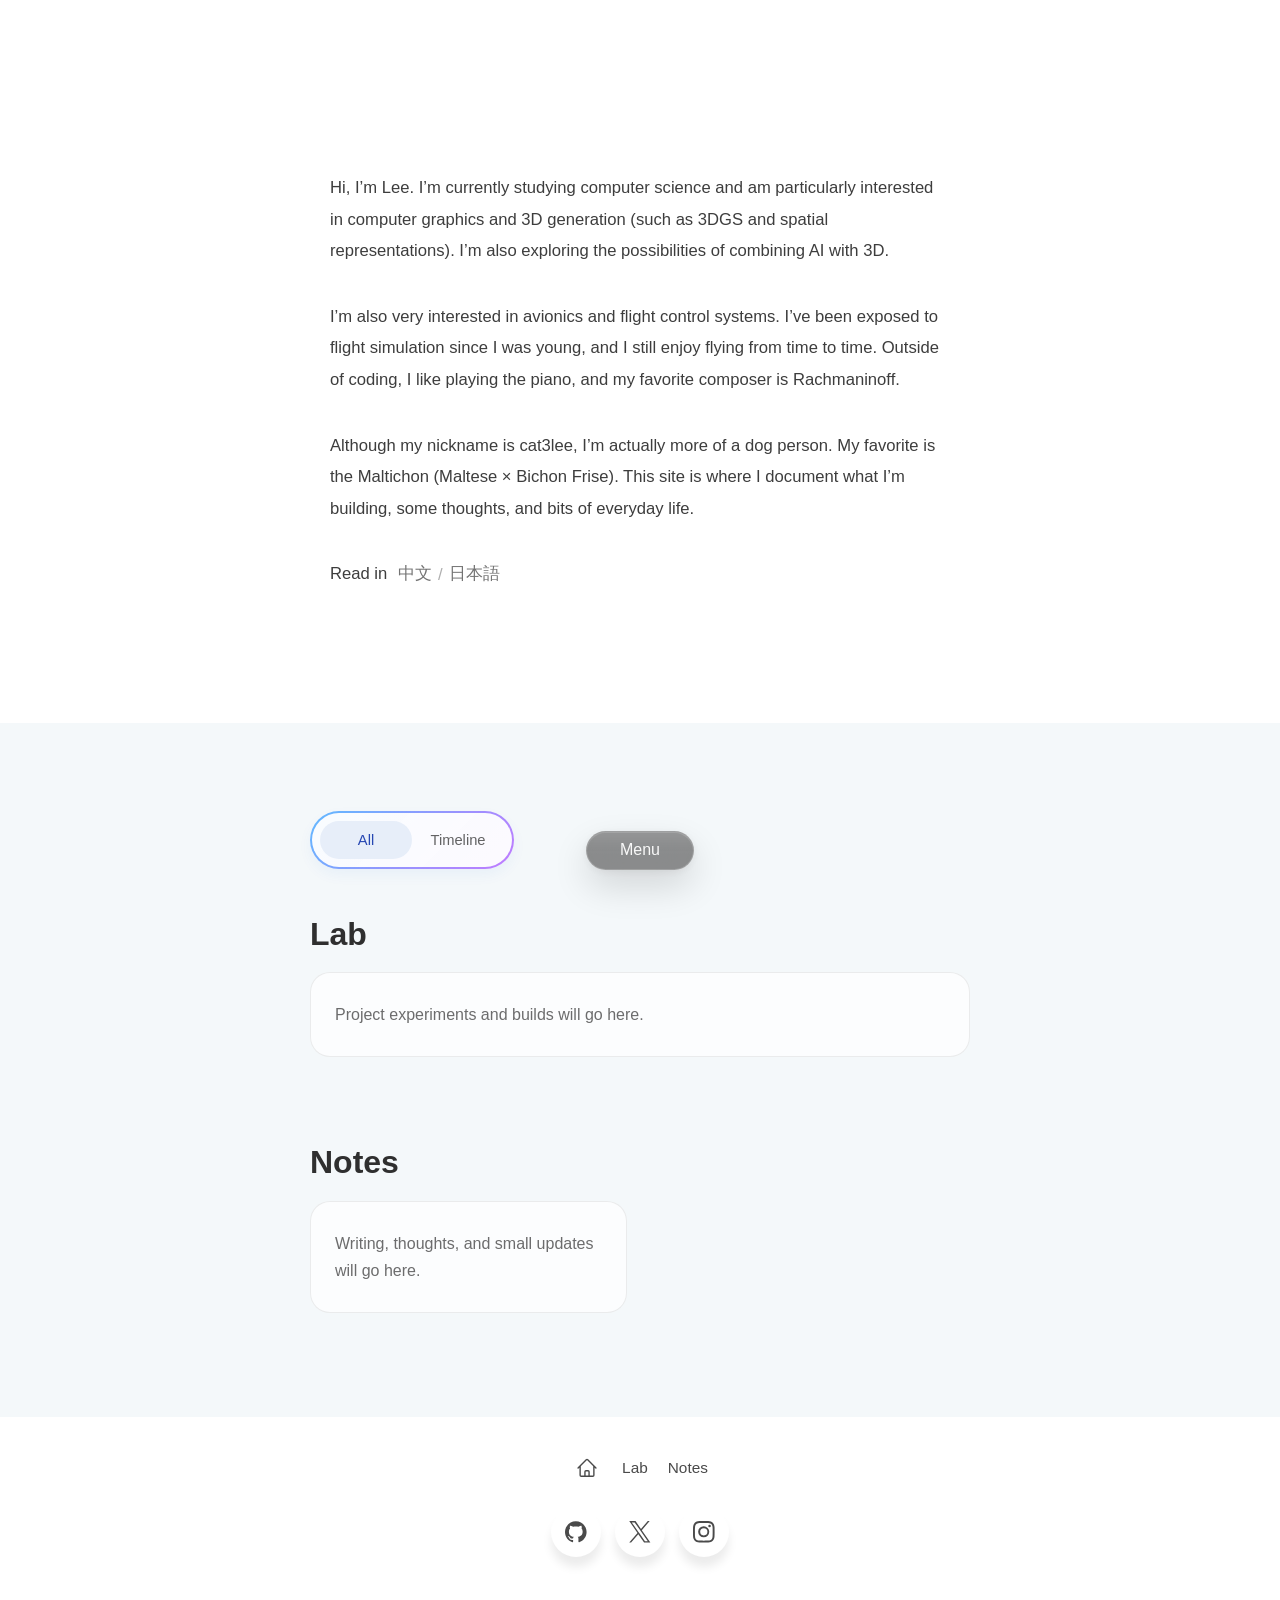
<file: index.html>
<!DOCTYPE html>
<html lang="zh-Hant">
<head>
  <meta charset="UTF-8">
  <meta name="viewport" content="width=device-width, initial-scale=1.0">
  <title data-i18n="common.siteTitle">cat3lee</title>
  <link rel="stylesheet" href="css/index.css?v=20260419b">
  <link rel="stylesheet" href="css/home.css?v=20260419b">
</head>
<body>
  <!-- 頁面主內容 -->
  <main class="main-content">
    <!-- logo 區塊 -->
    <section class="intro-section" id="home" data-i18n-aria-label="home.intro.label" aria-label="自我介紹">
      <div class="logo" aria-hidden="true"></div>

      <!-- 自我介紹文字 -->
      <div class="intro-text">
        <p data-i18n="home.intro.line1"></p>
        <p data-i18n="home.intro.line2"></p>
        <p data-i18n="home.intro.line3"></p>
        <p class="intro-read-in">
          <span class="intro-read-in-prefix" data-i18n="home.intro.readInPrefix">Read in</span>
          <span class="intro-read-in-links">
            <a href="#" class="intro-read-in-link" data-lang="en">EN</a>
            <a href="#" class="intro-read-in-link" data-lang="zh">中文</a>
            <a href="#" class="intro-read-in-link" data-lang="ja">日本語</a>
          </span>
        </p>
      </div>
    </section>

    <section class="home-sections-band" aria-label="home sections">
      <div class="home-sections-inner">
        <div class="home-tabs-shell" aria-label="home section switcher">
          <div class="home-tabs">
            <input type="radio" id="home-tab-1" name="home-tabs" checked>
            <label class="home-tab" for="home-tab-1" data-i18n="home.tabs.all">全部</label>

            <input type="radio" id="home-tab-2" name="home-tabs">
            <label class="home-tab" for="home-tab-2" data-i18n="home.tabs.timeline">Timeline</label>

            <span class="home-tabs-glider" aria-hidden="true"></span>
          </div>
        </div>

        <!-- Lab 區塊 -->
        <section class="content-section" id="lab" aria-labelledby="lab-title">
          <h2 class="section-title" id="lab-title" data-i18n="home.sections.lab.title">實驗室</h2>
          <div class="section-placeholder" data-i18n="home.sections.lab.placeholder">專案實驗和作品會放在這裡。</div>
        </section>

        <!-- Notes 區塊 -->
        <section class="content-section" id="notes" aria-labelledby="notes-title">
          <h2 class="section-title" id="notes-title" data-i18n="home.sections.notes.title">筆記</h2>
          <div id="home-notes-highlight" class="home-notes-highlight">
            <div class="section-placeholder" data-i18n="home.sections.notes.placeholder">文字、想法和小更新會放在這裡。</div>
          </div>
        </section>
      </div>
    </section>
  </main>

  <!-- 主頁面 footer -->
  <footer class="site-footer" id="contact" data-i18n-aria-label="footer.navigation" aria-label="頁尾導航">
    <div class="footer-inner">
      <a href="#home" class="footer-link footer-link-icon-only" data-i18n-aria-label="nav.home" aria-label="首頁">
        <svg xmlns="http://www.w3.org/2000/svg" class="footer-home-icon" width="22" height="22" fill="none" viewBox="0 0 24 24" stroke-width="1.5" stroke="currentColor" aria-hidden="true">
          <path stroke-linecap="round" stroke-linejoin="round" d="m2.25 12 8.954-8.955c.44-.439 1.152-.439 1.591 0L21.75 12M4.5 9.75v10.125c0 .621.504 1.125 1.125 1.125H9.75v-4.875c0-.621.504-1.125 1.125-1.125h2.25c.621 0 1.125.504 1.125 1.125V21h4.125c.621 0 1.125-.504 1.125-1.125V9.75M8.25 21h8.25" />
        </svg>
      </a>
      <a href="lab.html" class="footer-link" data-i18n="nav.lab">實驗室</a>
      <a href="notes.html" class="footer-link" data-i18n="nav.notes">筆記</a>
    </div>
    <ul class="footer-socials" aria-label="Social links">
      <li class="footer-social facebook">
        <a href="https://github.com/leeeyh33" class="footer-social-link" aria-label="GitHub" target="_blank" rel="noreferrer">
          <span class="footer-social-tooltip">Facebook</span>
          <svg role="img" viewBox="0 0 24 24" height="1.2em" fill="currentColor" xmlns="http://www.w3.org/2000/svg" aria-hidden="true">
            <path d="M12 .297c-6.63 0-12 5.373-12 12 0 5.303 3.438 9.8 8.205 11.385.6.113.82-.258.82-.577 0-.285-.01-1.04-.015-2.04-3.338.724-4.042-1.61-4.042-1.61C4.422 18.07 3.633 17.7 3.633 17.7c-1.087-.744.084-.729.084-.729 1.205.084 1.838 1.236 1.838 1.236 1.07 1.835 2.809 1.305 3.495.998.108-.776.417-1.305.76-1.605-2.665-.3-5.466-1.332-5.466-5.93 0-1.31.465-2.38 1.235-3.22-.135-.303-.54-1.523.105-3.176 0 0 1.005-.322 3.3 1.23.96-.267 1.98-.399 3-.405 1.02.006 2.04.138 3 .405 2.28-1.552 3.285-1.23 3.285-1.23.645 1.653.24 2.873.12 3.176.765.84 1.23 1.91 1.23 3.22 0 4.61-2.805 5.625-5.475 5.92.42.36.81 1.096.81 2.22 0 1.606-.015 2.896-.015 3.286 0 .315.21.69.825.57C20.565 22.092 24 17.592 24 12.297c0-6.627-5.373-12-12-12"></path>
          </svg>
        </a>
      </li>
      <li class="footer-social twitter">
        <a href="https://x.com/Leexmcjz" class="footer-social-link" aria-label="X" target="_blank" rel="noreferrer">
          <span class="footer-social-tooltip">Twitter</span>
          <svg role="img" viewBox="0 0 24 24" height="1.2em" fill="currentColor" xmlns="http://www.w3.org/2000/svg" aria-hidden="true">
            <path d="M14.234 10.162 22.977 0h-2.072l-7.591 8.824L7.251 0H.258l9.168 13.343L.258 24H2.33l8.016-9.318L16.749 24h6.993zm-2.837 3.299-.929-1.329L3.076 1.56h3.182l5.965 8.532.929 1.329 7.754 11.09h-3.182z"></path>
          </svg>
        </a>
      </li>
      <li class="footer-social instagram">
        <a href="https://www.instagram.com/leeeyh_33/" class="footer-social-link" aria-label="Instagram" target="_blank" rel="noreferrer">
          <span class="footer-social-tooltip">Instagram</span>
          <svg xmlns="http://www.w3.org/2000/svg" height="1.2em" fill="currentColor" viewBox="0 0 16 16" aria-hidden="true">
            <path d="M8 0C5.829 0 5.556.01 4.703.048 3.85.088 3.269.222 2.76.42a3.917 3.917 0 0 0-1.417.923A3.927 3.927 0 0 0 .42 2.76C.222 3.268.087 3.85.048 4.7.01 5.555 0 5.827 0 8.001c0 2.172.01 2.444.048 3.297.04.852.174 1.433.372 1.942.205.526.478.972.923 1.417.444.445.89.719 1.416.923.51.198 1.09.333 1.942.372C5.555 15.99 5.827 16 8 16s2.444-.01 3.298-.048c.851-.04 1.434-.174 1.943-.372a3.916 3.916 0 0 0 1.416-.923c.445-.445.718-.891.923-1.417.197-.509.332-1.09.372-1.942C15.99 10.445 16 10.173 16 8s-.01-2.445-.048-3.299c-.04-.851-.175-1.433-.372-1.941a3.926 3.926 0 0 0-.923-1.417A3.911 3.911 0 0 0 13.24.42c-.51-.198-1.092-.333-1.943-.372C10.443.01 10.172 0 7.998 0h.003zm-.717 1.442h.718c2.136 0 2.389.007 3.232.046.78.035 1.204.166 1.486.275.373.145.64.319.92.599.28.28.453.546.598.92.11.281.24.705.275 1.485.039.843.047 1.096.047 3.231s-.008 2.389-.047 3.232c-.035.78-.166 1.203-.275 1.485a2.47 2.47 0 0 1-.599.919c-.28.28-.546.453-.92.598-.28.11-.704.24-1.485.276-.843.038-1.096.047-3.232.047s-2.39-.009-3.233-.047c-.78-.036-1.203-.166-1.485-.276a2.478 2.478 0 0 1-.92-.598 2.48 2.48 0 0 1-.6-.92c-.109-.281-.24-.705-.275-1.485-.038-.843-.046-1.096-.046-3.233 0-2.136.008-2.388.046-3.231.036-.78.166-1.204.276-1.486.145-.373.319-.64.599-.92.28-.28.546-.453.92-.598.282-.11.705-.24 1.485-.276.738-.034 1.024-.044 2.515-.045v.002zM12.27 2.77a.96.96 0 1 0 0 1.92.96.96 0 0 0 0-1.92zm-4.27 1.122a4.109 4.109 0 1 0 0 8.217 4.109 4.109 0 0 0 0-8.217zm0 1.441a2.667 2.667 0 1 1 0 5.334 2.667 2.667 0 0 1 0-5.334z"></path>
          </svg>
        </a>
      </li>
    </ul>
  </footer>

  <!-- 固定在底部中央的膠囊 menu -->
  <div
    class="pill-menu"
    aria-expanded="false"
    data-i18n-aria-label="menu.siteMenu"
    aria-label="站點選單"
  >
    <!-- 永遠看得到的 header -->
    <button
      class="pill-menu-header"
      type="button"
      aria-expanded="false"
      aria-controls="pill-menu-content"
    >
      <span class="pill-menu-label" data-i18n="menu.label">選單</span>
    </button>

    <!-- 展開後才看得到的內容 -->
    <div
      id="pill-menu-content"
      class="pill-menu-content"
    >
      <nav class="pill-menu-list" data-i18n-aria-label="menu.mainNavigation" aria-label="主導航">
        <a href="#home" class="pill-menu-item"><span data-i18n="nav.home">首頁</span></a>
        <a href="lab.html" class="pill-menu-item"><span data-i18n="nav.lab">實驗室</span></a>
        <a href="notes.html" class="pill-menu-item"><span data-i18n="nav.notes">筆記</span></a>
        <a href="#contact" class="pill-menu-item"><span data-i18n="nav.contact">聯絡我</span></a>
      </nav>
    </div>
  </div>

  <!-- JavaScript 放在 body 最後 -->
  <script src="js/i18n.js?v=20260419b"></script>
  <script src="js/main.js?v=20260419b"></script>
</body>
</html>
</file>
<file: css/index.css>
/* =========================
   1. 全局基礎設定
   ========================= */

:root {
  /* 外層膠囊 / 面板整體展開速度 */
  --menu-panel-expand-duration: 0.24s;

  /* 外層膠囊 / 面板回彈動畫時間 */
  --menu-open-bounce-duration: 0.34s;

  /* 收起後膠囊回彈動畫時間 */
  --menu-close-bounce-duration: 0.20s;

  /* 整體展開動畫的節奏 */
  --menu-motion-ease: cubic-bezier(0.22, 1, 0.36, 1);

  /* 內容要延遲多久才開始出現 */
  --menu-content-show-delay: 0.12s;

  /* 內容淡入淡出的時間 */
  --menu-content-fade-duration: 0.08s;

  /* 收起時先讓文字消失，再開始收面板的等待時間 */
  --menu-close-delay: 0.06s;

  /* 收合時膠囊寬度 */
  --pill-width: 108px;

  /* 收合時膠囊高度 */
  --pill-height: 39px;

  /* 展開後面板寬度 */
  --panel-width: 230px;

  /* 展開後面板高度 */
  --panel-height: 260px;

  /* 收合時膠囊圓角 */
  --pill-radius: 20px;

  /* 展開後面板圓角 */
  --panel-radius: 26px;

  /* 高級霧面玻璃主表面 */
  --glass-surface: rgba(88, 88, 88, 0.68);

  /* 深一點的霧面玻璃表面 */
  --glass-surface-strong: rgba(74, 74, 74, 0.76);

  /* 次級玻璃表面 */
  --glass-surface-subtle: rgba(66, 66, 66, 0.58);

  /* 低對比玻璃邊框 */
  --glass-border: rgba(255, 255, 255, 0.18);

  /* 柔和玻璃陰影 */
  --glass-shadow:
    0 16px 36px rgba(0, 0, 0, 0.14),
    0 2px 10px rgba(0, 0, 0, 0.06);

  /* 輕微內部高光 */
  --glass-inner-highlight: inset 0 1px 0 rgba(255, 255, 255, 0.14);

  /* 玻璃文字顏色 */
  --glass-text: rgba(255, 255, 255, 0.94);
}

*,
*::before,
*::after {
  box-sizing: border-box;
}

html {
  font-size: 16px;
}

body {
  margin: 0;
  min-height: 100vh;
  font-family: sans-serif;
  background: #ffffff;
  color: #222;
}

button,
a {
  font: inherit;
}

button {
  color: inherit;
}

.page-back-button {
  position: absolute;
  top: 16px;
  left: 18px;
  z-index: 20;
  text-decoration: none;
  border: none;
  background: transparent;
  padding: 0;
  color: rgba(95, 103, 114, 0.92);
  line-height: 1;
  cursor: pointer;
  transition:
    opacity 0.18s ease,
    transform 0.18s ease;
}

.page-back-icon {
  display: block;
  width: 24px;
  height: 24px;
}

.page-back-button:hover {
  opacity: 0.7;
  transform: translateX(-1px);
}

.page-back-button:focus-visible {
  outline: 2px solid rgba(95, 103, 114, 0.22);
  outline-offset: 6px;
  border-radius: 8px;
}


/* =========================
   2. 主內容區
   ========================= */

.main-content {
  max-width: 700px;
  margin: 0 auto;
  padding: 100px 20px 160px;
  text-align: center;
}

.intro-section {
  display: flex;
  flex-direction: column;
  align-items: center;
}

.logo {
  font-size: 40px;
  line-height: 1;
  margin-bottom: 20px;
}

.intro-text {
  width: 100%;
}

.intro-text p {
  margin: 0 0 16px;
  font-size: 1.125rem;
  line-height: 1.7;
}

.intro-text p:last-child {
  margin-bottom: 0;
}

.content-section {
  margin-top: 88px;
  text-align: left;
}

.section-title {
  margin: 0 0 20px;
  font-size: 2rem;
  line-height: 1.1;
  color: rgba(34, 34, 34, 0.94);
}

.section-placeholder {
  padding: 28px 24px;
  border: 1px solid rgba(34, 34, 34, 0.08);
  border-radius: 20px;
  background: rgba(255, 255, 255, 0.72);
  color: rgba(34, 34, 34, 0.66);
  line-height: 1.7;
}

.page-main {
  max-width: 760px;
  margin: 0 auto;
  padding: 120px 20px 180px;
}

.page-hero {
  text-align: left;
}

.page-eyebrow {
  margin: 0 0 12px;
  font-size: 0.95rem;
  letter-spacing: 0.08em;
  text-transform: uppercase;
  color: rgba(34, 34, 34, 0.5);
}

.page-title {
  margin: 0;
  font-size: clamp(3rem, 8vw, 5rem);
  line-height: 0.96;
  color: rgba(34, 34, 34, 0.94);
}

.page-subtitle {
  max-width: 520px;
  margin: 18px 0 0;
  font-size: 1.05rem;
  line-height: 1.7;
  color: rgba(34, 34, 34, 0.62);
}

.sr-only {
  position: absolute;
  width: 1px;
  height: 1px;
  padding: 0;
  margin: -1px;
  overflow: hidden;
  clip: rect(0, 0, 0, 0);
  white-space: nowrap;
  border: 0;
}

.notes-page {
  max-width: 980px;
  margin: 0 auto;
  padding: 40px 56px 180px;
}

.notes-header {
  display: flex;
  align-items: center;
  justify-content: space-between;
  gap: 24px;
}

.notes-brand {
  display: flex;
  align-items: center;
  gap: 14px;
}

.notes-brand-mark {
  font-size: 1.9rem;
  line-height: 1;
}

.notes-brand-name {
  font-size: 1rem;
  line-height: 1;
  color: rgba(34, 34, 34, 0.94);
}

.notes-header-actions {
  display: flex;
  align-items: center;
  gap: 12px;
}

.notes-icon-button {
  border: none;
  background: transparent;
  padding: 0;
  font-size: 1.35rem;
  line-height: 1;
  color: rgba(34, 34, 34, 0.88);
}

.notes-tabs {
  display: flex;
  align-items: flex-end;
  gap: 24px;
  margin-top: 40px;
  padding-bottom: 8px;
  border-bottom: 2px solid rgba(34, 34, 34, 0.08);
}

.notes-tab {
  border: none;
  background: transparent;
  padding: 0 0 8px;
  font-size: 0.9rem;
  line-height: 1;
  color: rgba(75, 88, 98, 0.68);
}

.notes-tab.active {
  color: rgba(34, 34, 34, 0.94);
  box-shadow: inset 0 -3px 0 rgba(34, 34, 34, 0.9);
}

.notes-grid {
  display: grid;
  grid-template-columns: repeat(3, minmax(0, 1fr));
  gap: 44px 26px;
  margin-top: 44px;
}

.note-card {
  min-width: 0;
}

.note-card-preview {
  display: flex;
  align-items: center;
  justify-content: center;
  min-height: 172px;
  padding: 20px;
  border-radius: 24px;
  background-image: url("../assets/images/notes_background_yellow-1.jpg");
  background-size: 100% auto;
  background-position: center center;
  background-repeat: no-repeat;
}

.note-paper {
  width: 114px;
  aspect-ratio: 3 / 4;
  height: auto;
  border-radius: 6px;
  background: #fff;
  box-shadow:
    0 10px 22px rgba(15, 23, 42, 0.10),
    0 2px 8px rgba(15, 23, 42, 0.06);
}

.note-paper-image {
  display: block;
  width: 100%;
  height: 100%;
  object-fit: cover;
  border-radius: 6px;
}

.note-paper-text {
  background:
    linear-gradient(#ffffff, #ffffff),
    repeating-linear-gradient(
      to bottom,
      transparent 0,
      transparent 16px,
      rgba(90, 90, 90, 0.08) 16px,
      rgba(90, 90, 90, 0.08) 18px
    );
  background-blend-mode: normal;
}

.note-paper-thin {
  width: 114px;
}

.note-card-title {
  margin: 16px 0 6px;
  font-size: clamp(0.98rem, 1.3vw, 1.15rem);
  line-height: 1.2;
  color: rgba(34, 34, 34, 0.94);
}

.note-card-meta {
  margin: 0;
  font-size: 0.74rem;
  line-height: 1.4;
  color: rgba(98, 106, 116, 0.76);
}


/* =========================
   3. 主頁面 Footer
   ========================= */

.site-footer {
  margin-top: 80px;
  padding: 40px 20px 140px;
  background: rgba(34, 34, 34, 0.04);
}

.footer-inner {
  max-width: 700px;
  margin: 0 auto;
  display: flex;
  justify-content: center;
  gap: 20px;
  align-items: center;
  text-align: center;
}

.footer-link {
  color: rgba(34, 34, 34, 0.82);
  text-decoration: none;
  font-size: 0.96rem;
  line-height: 1.4;
  transition: opacity 0.18s ease;
}

.footer-link-icon-only {
  display: inline-flex;
  align-items: center;
  justify-content: center;
  width: 30px;
}

.footer-home-icon {
  width: 22px;
  height: 22px;
}

.footer-link:hover {
  opacity: 0.6;
}

.footer-socials {
  display: inline-flex;
  list-style: none;
  width: 100%;
  margin: 28px 0 0;
  padding: 0;
  justify-content: center;
  gap: 14px;
}

.footer-social {
  position: relative;
}

.footer-social-link {
  position: relative;
  background: #fff;
  border-radius: 50%;
  width: 50px;
  height: 50px;
  font-size: 18px;
  display: inline-flex;
  justify-content: center;
  align-items: center;
  color: rgba(34, 34, 34, 0.82);
  text-decoration: none;
  box-shadow: 0 10px 10px rgba(0, 0, 0, 0.08);
  cursor: pointer;
  transition: all 0.2s cubic-bezier(0.68, -0.55, 0.265, 1.55);
}

.footer-social-tooltip {
  position: absolute;
  top: 0;
  font-size: 14px;
  background: #fff;
  color: #fff;
  padding: 5px 8px;
  border-radius: 5px;
  box-shadow: 0 10px 10px rgba(0, 0, 0, 0.1);
  opacity: 0;
  pointer-events: none;
  transition: all 0.3s cubic-bezier(0.68, -0.55, 0.265, 1.55);
  white-space: nowrap;
}

.footer-social-tooltip::before {
  position: absolute;
  content: "";
  height: 8px;
  width: 8px;
  background: #fff;
  bottom: -3px;
  left: 50%;
  transform: translate(-50%) rotate(45deg);
  transition: all 0.3s cubic-bezier(0.68, -0.55, 0.265, 1.55);
}


/* =========================
   4. 底部膠囊 Menu
   ========================= */

.pill-menu {
  --panel-side-gap: 10px;
  --panel-content-side-padding: 20px;
  --header-open-radius: 28px;
  --pill-glass-border: var(--glass-border);
  --pill-glass-shadow: var(--glass-shadow), var(--glass-inner-highlight);

  position: fixed;
  left: 50%;
  bottom: 30px;
  transform: translateX(-50%);
  display: flex;
  flex-direction: column-reverse;

  width: var(--pill-width);
  height: var(--pill-height);
  background: var(--glass-surface);
  color: var(--glass-text);
  border: 1px solid var(--pill-glass-border);
  border-radius: var(--pill-radius);
  backdrop-filter: blur(16px) saturate(120%);
  -webkit-backdrop-filter: blur(16px) saturate(120%);
  box-shadow: var(--pill-glass-shadow);
  overflow: hidden;
  transform-origin: center bottom;
  will-change: transform;

  z-index: 1000;
  transition:
    width var(--menu-panel-expand-duration) var(--menu-motion-ease),
    height var(--menu-panel-expand-duration) var(--menu-motion-ease),
    border-radius var(--menu-panel-expand-duration) var(--menu-motion-ease),
    border-color var(--menu-panel-expand-duration) var(--menu-motion-ease),
    box-shadow var(--menu-panel-expand-duration) var(--menu-motion-ease),
    background-color var(--menu-panel-expand-duration) var(--menu-motion-ease);
}

.pill-menu.open {
  width: min(var(--panel-width), calc(100vw - 50px));
  height: var(--panel-height);
  background: var(--glass-surface-strong);
  color: var(--glass-text);
  border-color: var(--glass-border);
  border-radius: var(--panel-radius);
  box-shadow:
    0 20px 48px rgba(15, 23, 42, 0.12),
    0 6px 18px rgba(15, 23, 42, 0.06),
    inset 0 1px 0 rgba(255, 255, 255, 0.24);
  animation: menu-open-bounce var(--menu-open-bounce-duration) var(--menu-motion-ease);
}

.pill-menu.closing {
  animation:
    menu-close-bounce
    var(--menu-close-bounce-duration)
    var(--menu-motion-ease)
    calc(var(--menu-close-delay) + var(--menu-panel-expand-duration));
}

.pill-menu::before {
  content: "";
  position: absolute;
  inset: 0;
  background:
    linear-gradient(
      180deg,
      rgba(255, 255, 255, 0.16) 0%,
      rgba(255, 255, 255, 0.08) 24%,
      rgba(255, 255, 255, 0.02) 42%,
      rgba(255, 255, 255, 0) 64%
    );
  pointer-events: none;
  opacity: 0.56;
  transition: opacity var(--menu-panel-expand-duration) var(--menu-motion-ease);
}

.pill-menu.open::before {
  opacity: 0.8;
}

.pill-menu-header {
  flex-shrink: 0;
  width: 100%;
  height: var(--pill-height);
  padding: 0 14px;
  border: none;
  margin: 0;
  background: transparent;
  border-radius: var(--pill-radius);
  cursor: pointer;

  display: flex;
  align-items: center;
  justify-content: center;
  transform: translateY(0);
  transition:
    background-color var(--menu-panel-expand-duration) var(--menu-motion-ease),
    border-color var(--menu-panel-expand-duration) var(--menu-motion-ease),
    border-radius var(--menu-panel-expand-duration) var(--menu-motion-ease),
    width var(--menu-panel-expand-duration) var(--menu-motion-ease),
    margin var(--menu-panel-expand-duration) var(--menu-motion-ease),
    transform var(--menu-panel-expand-duration) var(--menu-motion-ease),
    box-shadow var(--menu-panel-expand-duration) var(--menu-motion-ease);
}

.pill-menu.open .pill-menu-header {
  width: calc(100% - (var(--panel-side-gap) * 2));
  margin: 0 var(--panel-side-gap) var(--panel-side-gap);
  background: var(--glass-surface-subtle);
  border: 1px solid var(--pill-glass-border);
  border-radius: var(--header-open-radius);
  backdrop-filter: blur(14px) saturate(115%);
  -webkit-backdrop-filter: blur(14px) saturate(115%);
  transform: translateY(2px);
  box-shadow:
    0 8px 20px rgba(15, 23, 42, 0.08),
    inset 0 1px 0 rgba(255, 255, 255, 0.18);
}

.pill-menu-header:focus-visible {
  outline: 3px solid rgba(160, 174, 192, 0.28);
  outline-offset: -6px;
}

.pill-menu-label {
  font-size: 1rem;
  line-height: 1;
}

.pill-menu-content {
  flex: 1;
  height: calc(100% - var(--pill-height));
  padding: 24px 24px 28px;
  opacity: 0;
  visibility: hidden;
  transform: translateY(0);
  pointer-events: none;
  transition:
    opacity var(--menu-content-fade-duration) linear 0s,
    transform var(--menu-content-fade-duration) linear 0s,
    visibility 0s linear var(--menu-content-fade-duration);
}

.pill-menu.open .pill-menu-content {
  opacity: 1;
  visibility: visible;
  transform: translateY(0);
  pointer-events: auto;
  transition:
    opacity var(--menu-content-fade-duration) linear var(--menu-content-show-delay),
    transform var(--menu-content-fade-duration) linear var(--menu-content-show-delay),
    visibility 0s linear 0s;
}

.pill-menu.closing .pill-menu-content {
  opacity: 0;
  visibility: hidden;
  pointer-events: none;
  transition:
    opacity var(--menu-content-fade-duration) linear 0s,
    visibility 0s linear var(--menu-content-fade-duration);
}

.pill-menu-list {
  display: flex;
  flex-direction: column;
  justify-content: space-between;
  height: 100%;
}

.pill-menu-item {
  display: block;
  padding: 0;
  color: rgba(255, 255, 255, 0.96);
  text-decoration: none;
  opacity: 0.88;
  line-height: 1.2;
}

.pill-menu-item:hover {
  opacity: 1;
}

.pill-menu-item:last-child {
  border-bottom: none;
}

@keyframes menu-open-bounce {
  0% {
    transform: translateX(-50%) scale(0.96);
  }

  62% {
    transform: translateX(-50%) scale(1.02);
  }

  100% {
    transform: translateX(-50%) scale(1);
  }
}

@keyframes menu-close-bounce {
  0% {
    transform: translateX(-50%) scale(1);
  }

  60% {
    transform: translateX(-50%) scale(0.975);
  }

  100% {
    transform: translateX(-50%) scale(1);
  }
}

/* =========================
   5. 右側語言圓盤
   ========================= */

.language-dial {
  --dial-size: 52px;
  --dial-option-size: 50px;
  --dial-bg: var(--glass-surface);
  --dial-bg-hover: var(--glass-surface-strong);
  --dial-option-bg: var(--glass-surface-subtle);
  --dial-option-border: var(--glass-border);

  position: fixed;
  right: 30px;
  bottom: 30px;
  z-index: 1001;
}

.language-dial-trigger {
  position: relative;
  z-index: 2;
  width: var(--dial-size);
  height: var(--dial-size);
  border: none;
  border-radius: 50%;
  background: var(--dial-bg);
  color: var(--glass-text);
  box-shadow:
    0 14px 30px rgba(15, 23, 42, 0.10),
    inset 0 1px 0 rgba(255, 255, 255, 0.2);
  backdrop-filter: blur(16px) saturate(118%);
  -webkit-backdrop-filter: blur(16px) saturate(118%);
  cursor: pointer;
  transition:
    transform 0.22s var(--menu-motion-ease),
    background-color 0.22s var(--menu-motion-ease),
    box-shadow 0.22s var(--menu-motion-ease);
}

.language-dial-trigger:hover {
  background: var(--dial-bg-hover);
}

.language-dial-trigger:focus-visible {
  outline: 3px solid rgba(160, 174, 192, 0.28);
  outline-offset: 4px;
}

.language-dial.open .language-dial-trigger {
  transform: rotate(45deg) scale(0.96);
}

.language-dial-icon {
  display: block;
  width: 24px;
  height: 24px;
  margin: 0 auto;
}

.language-dial-options {
  position: absolute;
  inset: 0;
  pointer-events: none;
}

.language-option {
  position: absolute;
  top: calc((var(--dial-size) - var(--dial-option-size)) / 2);
  left: calc((var(--dial-size) - var(--dial-option-size)) / 2);
  width: var(--dial-option-size);
  height: var(--dial-option-size);
  display: flex;
  align-items: center;
  justify-content: center;
  border: 1px solid var(--dial-option-border);
  border-radius: 50%;
  background: var(--dial-option-bg);
  color: var(--glass-text);
  backdrop-filter: blur(14px) saturate(115%);
  -webkit-backdrop-filter: blur(14px) saturate(115%);
  box-shadow:
    0 10px 24px rgba(15, 23, 42, 0.10),
    inset 0 1px 0 rgba(255, 255, 255, 0.18);
  cursor: pointer;
  opacity: 0;
  transform: translate(0, 0) scale(0.4);
  transition:
    transform 0.22s var(--menu-motion-ease),
    opacity 0.18s linear,
    background-color 0.18s ease;
  font-size: 0.78rem;
  line-height: 1.1;
  white-space: nowrap;
  text-align: center;
}

.language-option:hover {
  background: var(--glass-surface-strong);
}

.language-option[aria-pressed="true"] {
  background: rgba(58, 121, 255, 0.88);
  border-color: rgba(58, 121, 255, 0.96);
  color: rgba(255, 255, 255, 0.98);
  box-shadow:
    0 12px 28px rgba(58, 121, 255, 0.24),
    inset 0 1px 0 rgba(255, 255, 255, 0.22);
}

.language-dial.open .language-dial-options {
  pointer-events: auto;
}

.language-dial.open .language-option {
  opacity: 1;
}

.language-dial.open .language-option:nth-child(1) {
  transform: translate(0, -72px) scale(1);
  transition-delay: 0.02s;
}

.language-dial.open .language-option:nth-child(2) {
  transform: translate(-56px, -56px) scale(1);
  transition-delay: 0.05s;
}

.language-dial.open .language-option:nth-child(3) {
  transform: translate(-72px, 0) scale(1);
  transition-delay: 0.08s;
}

/* =========================
   6. 手機版微調
   ========================= */

@media (max-width: 480px) {
  .page-back-button {
    top: 24px;
    left: 12px;
  }

  .page-back-icon {
    width: 22px;
    height: 22px;
  }

  .main-content {
    padding-top: 72px;
    padding-bottom: 150px;
  }

  .intro-text p {
    font-size: 1rem;
  }

  .content-section {
    margin-top: 64px;
  }

  .notes-page {
    padding: 28px 20px 160px;
  }

  .notes-header {
    gap: 16px;
  }

  .notes-brand {
    gap: 12px;
    margin-left: 18px;
  }

  .notes-brand-mark {
    font-size: 2rem;
  }

  .notes-brand-name {
    font-size: 1rem;
  }

  .notes-header-actions {
    gap: 12px;
  }

  .notes-icon-button {
    font-size: 1.35rem;
  }

  .notes-tabs {
    gap: 22px;
    margin-top: 44px;
    overflow-x: auto;
    padding-bottom: 14px;
  }

  .notes-tab {
    font-size: 0.95rem;
    padding-bottom: 8px;
    white-space: nowrap;
  }

  .notes-grid {
    grid-template-columns: 1fr;
    gap: 52px;
    margin-top: 56px;
  }

  .note-card-preview {
    min-height: 180px;
    padding: 18px;
    border-radius: 24px;
  }

  .note-paper {
    width: 102px;
  }

  .note-paper-thin {
    width: 102px;
  }

  .note-card-title {
    margin-top: 14px;
    font-size: 1.35rem;
  }

  .note-card-meta {
    font-size: 0.88rem;
  }

  .page-main {
    padding: 88px 20px 160px;
  }

  .page-title {
    font-size: 2.65rem;
  }

  .page-subtitle {
    font-size: 1rem;
  }

  .section-title {
    font-size: 1.65rem;
  }

  .section-placeholder {
    padding: 22px 18px;
  }

  .site-footer {
    margin-top: 56px;
    padding: 32px 20px 140px;
  }

  .footer-inner {
    flex-direction: column;
    gap: 8px;
  }

  .pill-menu {
    width: calc(var(--pill-width) + 22px);
    bottom: 24px;
  }

  .pill-menu.open {
    width: min(180px, calc(100vw - 140px));
    height: 244px;
  }

  .pill-menu-content {
    padding: 20px 22px 24px;
  }

  .language-dial {
    right: 24px;
    bottom: 20px;
  }

  .language-option {
    top: 1px;
    left: 1px;
  }

  .language-dial.open .language-option:nth-child(1) {
    transform: translate(0, -64px) scale(1);
    transition-delay: 0.02s;
  }

  .language-dial.open .language-option:nth-child(2) {
    transform: translate(0, -126px) scale(1);
    transition-delay: 0.05s;
  }

  .language-dial.open .language-option:nth-child(3) {
    transform: translate(0, -188px) scale(1);
    transition-delay: 0.08s;
  }
}
</file>
<file: css/home.css>
.intro-section {
  max-width: 700px;
  margin: 0 auto;
  padding-left: 20px;
  padding-right: 20px;
  min-height: calc(100vh - 180px);
  padding-top: 138px;
  padding-bottom: 132px;
  align-items: center;
  justify-content: center;
  text-align: left;
}

.logo {
  font-size: 2.4rem;
  margin-bottom: 34px;
}

.intro-text {
  width: 100%;
}

.intro-text p {
  margin: 0 0 34px;
  font-size: 1.04rem;
  line-height: 1.9;
  color: rgba(34, 34, 34, 0.88);
}

.intro-text p:last-child {
  margin-bottom: 0;
}

.intro-read-in {
  margin: 26px 0 0;
  font-size: 0.9rem;
  line-height: 1.4;
  color: rgba(34, 34, 34, 0.56);
}

.intro-read-in-prefix {
  margin-right: 6px;
}

.intro-read-in-links {
  display: inline-flex;
  align-items: center;
}

.intro-read-in-link {
  color: rgba(0, 0, 0, 0.55);
  text-decoration: none;
  cursor: pointer;
  border-bottom: 1px solid transparent;
  transition:
    color 0.15s ease,
    border-color 0.15s ease;
}

.intro-read-in-link:hover {
  color: rgba(0, 0, 0, 0.85);
  border-bottom-color: rgba(0, 0, 0, 0.3);
}

.intro-read-in-separator {
  margin: 0 6px;
  color: rgba(34, 34, 34, 0.36);
}

.main-content {
  padding-top: 0;
  padding-bottom: 0;
}

.home-sections-band {
  width: 100vw;
  margin-left: calc(50% - 50vw);
  margin-top: 0;
  padding: 88px 0 104px;
  background: rgb(244, 248, 250);
}

.home-sections-inner {
  max-width: 700px;
  margin: 0 auto;
  padding: 0 20px;
}

.home-tabs-shell {
  display: flex;
  justify-content: flex-start;
  margin: 0 0 48px;
}

.home-tabs {
  position: relative;
  display: inline-flex;
  align-items: center;
  padding: 0.5rem;
  border-radius: 999px;
  border: 2px solid transparent;
  background:
    linear-gradient(rgba(255, 255, 255, 0.96), rgba(255, 255, 255, 0.96)) padding-box,
    linear-gradient(
      135deg,
      rgba(87, 181, 255, 0.95) 0%,
      rgba(124, 129, 255, 0.82) 50%,
      rgba(188, 111, 255, 0.92) 100%
    ) border-box;
  box-shadow: 0 6px 14px rgba(24, 94, 224, 0.05);
}

.home-tabs input[type="radio"] {
  display: none;
}

.home-tab {
  position: relative;
  z-index: 2;
  display: flex;
  align-items: center;
  justify-content: center;
  min-width: 92px;
  height: 38px;
  padding: 0 18px;
  border-radius: 999px;
  font-size: 0.92rem;
  line-height: 1;
  font-weight: 500;
  color: rgba(34, 34, 34, 0.7);
  cursor: pointer;
  transition: color 0.18s ease;
}

.home-tabs input[type="radio"]:checked + .home-tab {
  color: rgba(30, 64, 175, 0.96);
}

.home-tabs input[id="home-tab-1"]:checked ~ .home-tabs-glider {
  transform: translateX(0);
}

.home-tabs input[id="home-tab-2"]:checked ~ .home-tabs-glider {
  transform: translateX(100%);
}

.home-tabs-glider {
  position: absolute;
  top: 0.5rem;
  left: 0.5rem;
  z-index: 1;
  width: 92px;
  height: 38px;
  border-radius: 999px;
  background: rgba(230, 238, 249, 0.95);
  transition: transform 0.25s ease-out;
}

.home-sections-band .content-section {
  margin-top: 0;
}

.home-sections-band .content-section + .content-section {
  margin-top: 88px;
}

.home-notes-highlight {
  margin-top: 10px;
  display: grid;
  grid-template-columns: repeat(2, minmax(0, 1fr));
  gap: 44px 26px;
}

.home-note-card {
  min-width: 0;
}

.home-note-card-link {
  display: inline-block;
  color: inherit;
  text-decoration: none;
}

.home-note-card-preview {
  display: flex;
  align-items: center;
  justify-content: center;
  min-height: 172px;
  padding: 20px;
  border-radius: 24px;
  background-image: url("../assets/images/notes_background_yellow-1.jpg");
  background-size: 100% auto;
  background-position: center center;
  background-repeat: no-repeat;
}

.home-note-card-image {
  display: block;
  width: min(114px, 100%);
  aspect-ratio: 3 / 4;
  object-fit: cover;
  border-radius: 6px;
  background: #fff;
  box-shadow:
    0 10px 22px rgba(15, 23, 42, 0.10),
    0 2px 8px rgba(15, 23, 42, 0.06);
}

.home-note-card-title {
  margin: 16px 0 6px;
  font-size: clamp(0.98rem, 1.3vw, 1.15rem);
  line-height: 1.2;
  color: rgba(34, 34, 34, 0.94);
}

.home-note-card-meta {
  margin: 0;
  font-size: 0.74rem;
  line-height: 1.4;
  color: rgba(98, 106, 116, 0.76);
}

.site-footer {
  margin-top: 0;
  background: #ffffff;
}

@media (max-width: 480px) {
  .intro-section {
    max-width: 100%;
    min-height: calc(100vh - 190px);
    padding: 72px 0 96px;
  }

  .logo {
    font-size: 2.1rem;
    margin-bottom: 28px;
  }

  .intro-text {
    max-width: 100%;
    padding: 0 14px;
  }

  .intro-text p {
    margin-bottom: 24px;
    font-size: 0.98rem;
    line-height: 1.82;
  }

  .intro-read-in {
    margin-top: 22px;
    font-size: 0.84rem;
  }

  .home-sections-band {
    margin-top: 72px;
    padding: 64px 0 76px;
  }

  .home-tabs-shell {
    justify-content: center;
    margin-bottom: 40px;
  }

  .home-tabs {
    transform: scale(0.9);
    transform-origin: left center;
  }

  .home-sections-band .content-section + .content-section {
    margin-top: 64px;
  }

  .home-note-card-preview {
    min-height: 180px;
    padding: 18px;
    border-radius: 24px;
  }

  .home-note-card-image {
    width: min(102px, 100%);
    border-radius: 6px;
  }

  .home-note-card-title {
    margin-top: 14px;
    font-size: 1.35rem;
  }

  .home-note-card-meta {
    font-size: 0.88rem;
  }

  .home-notes-highlight {
    grid-template-columns: 1fr;
    gap: 32px;
  }
}
</file>
